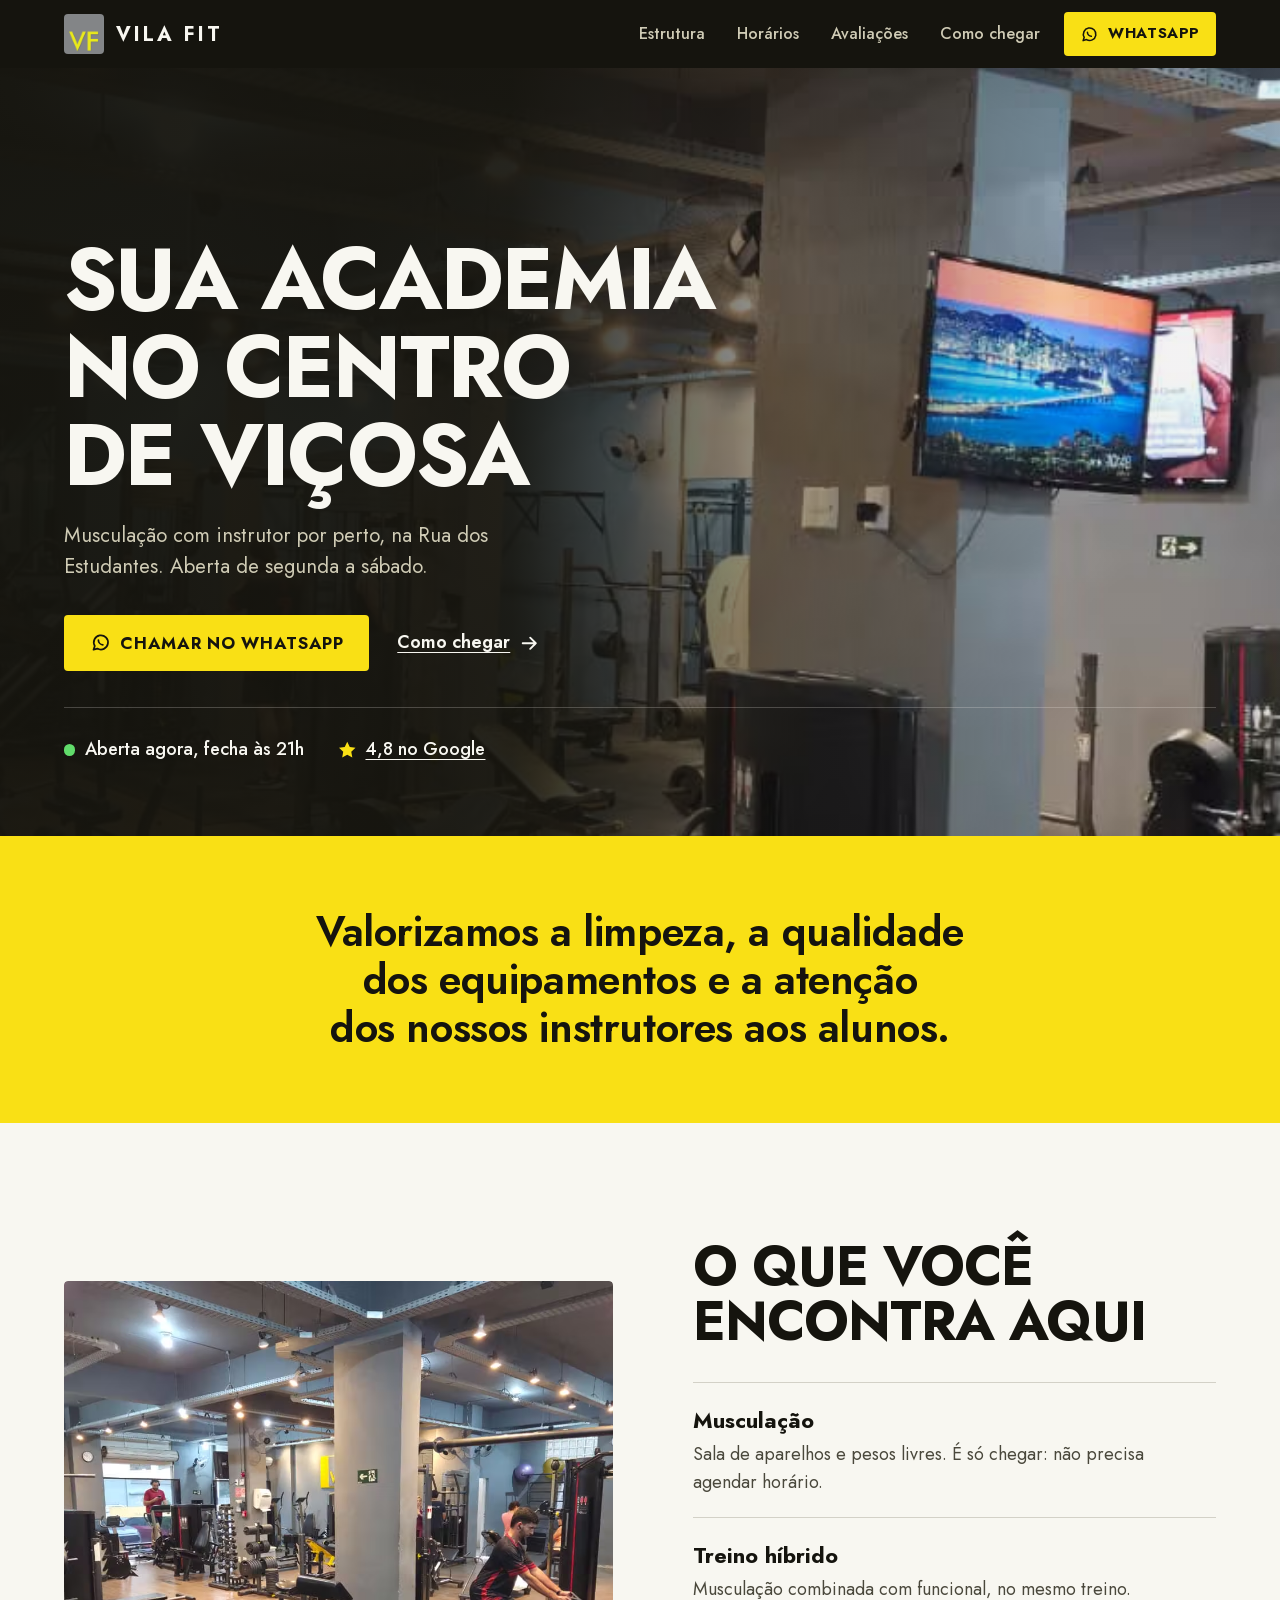
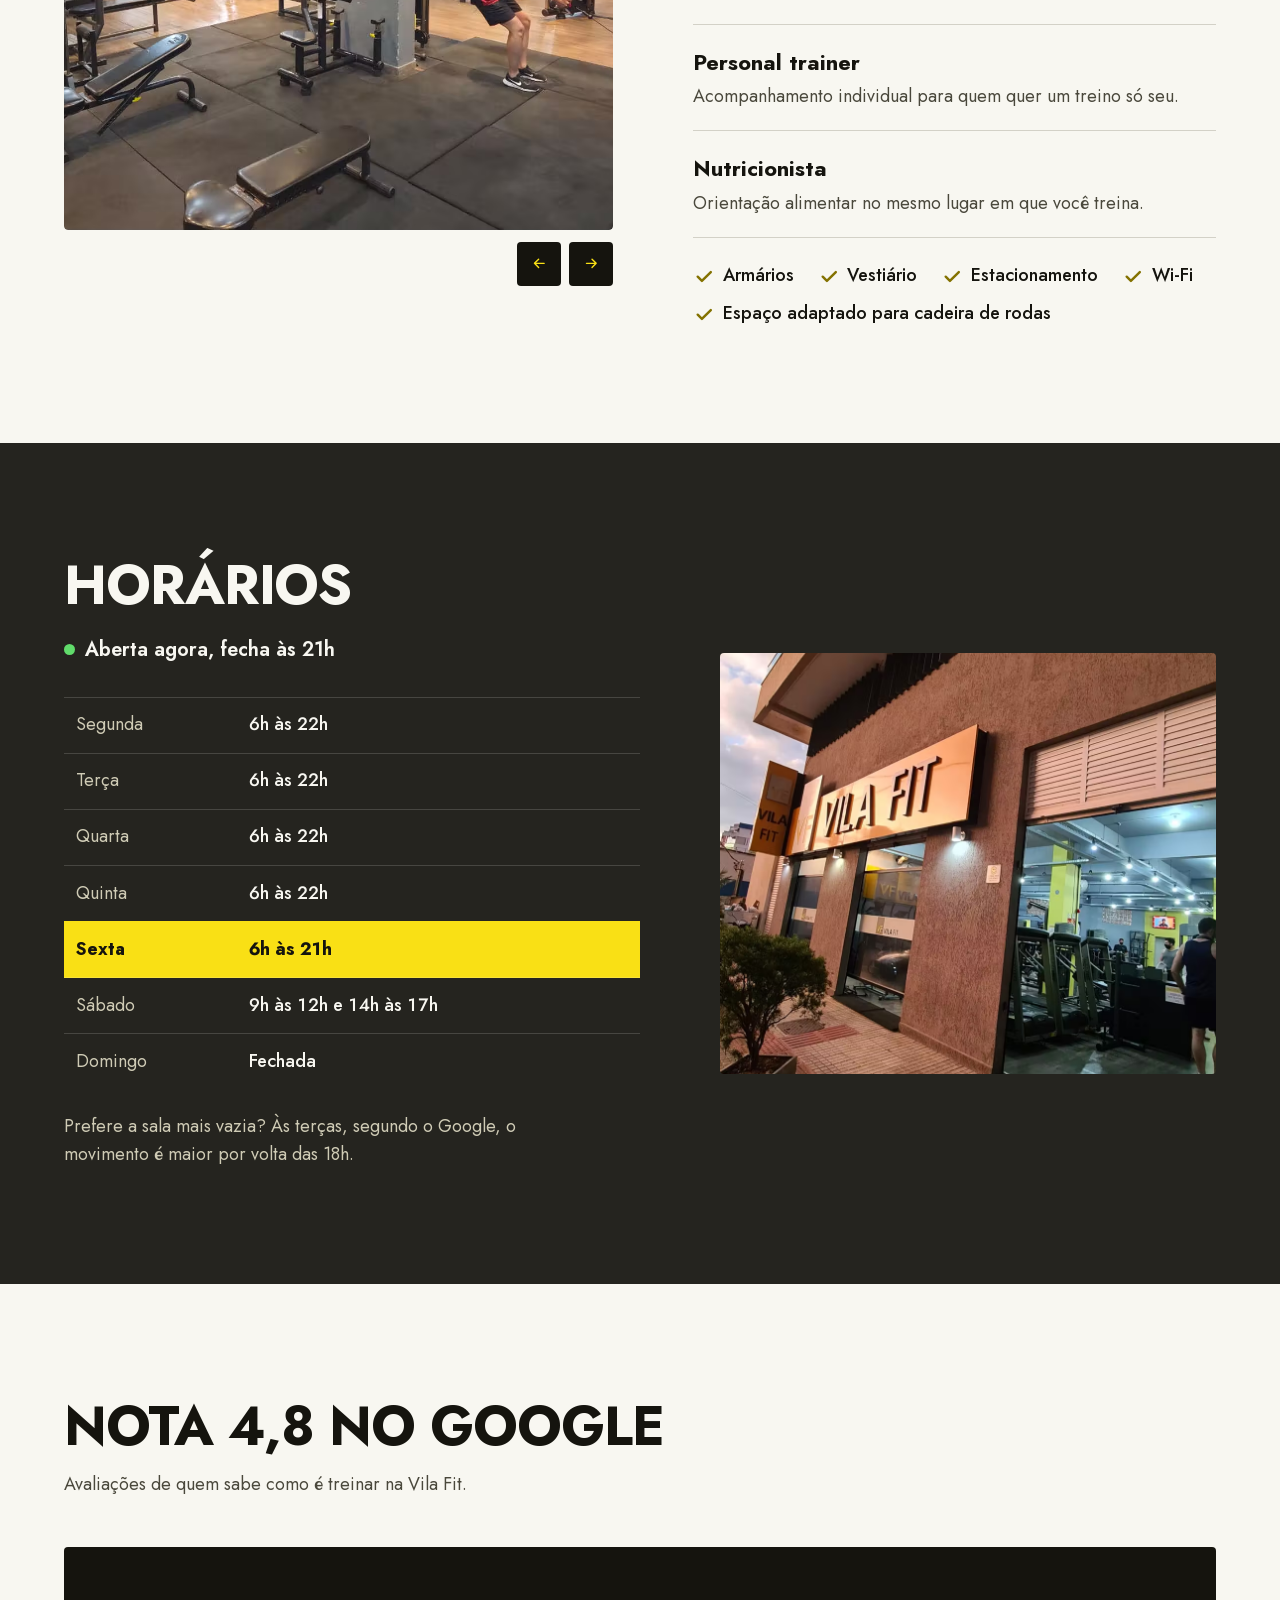
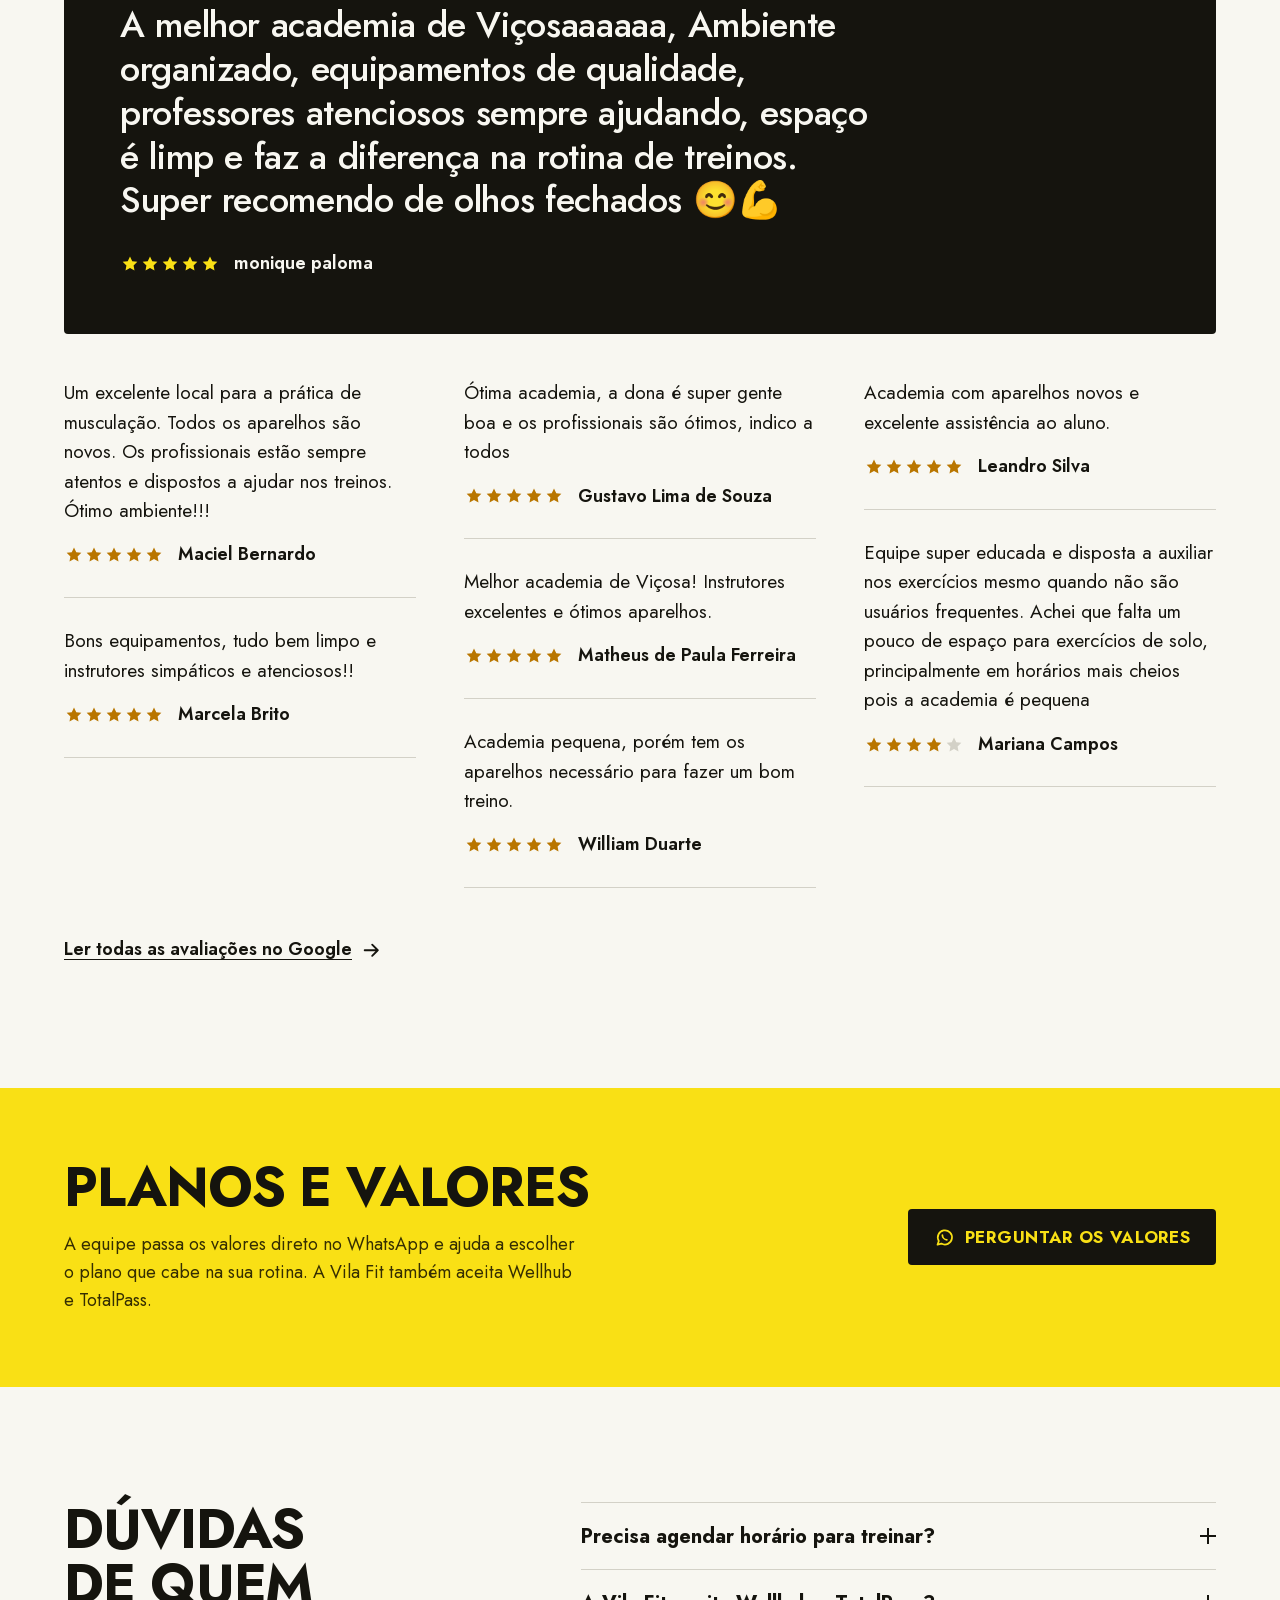
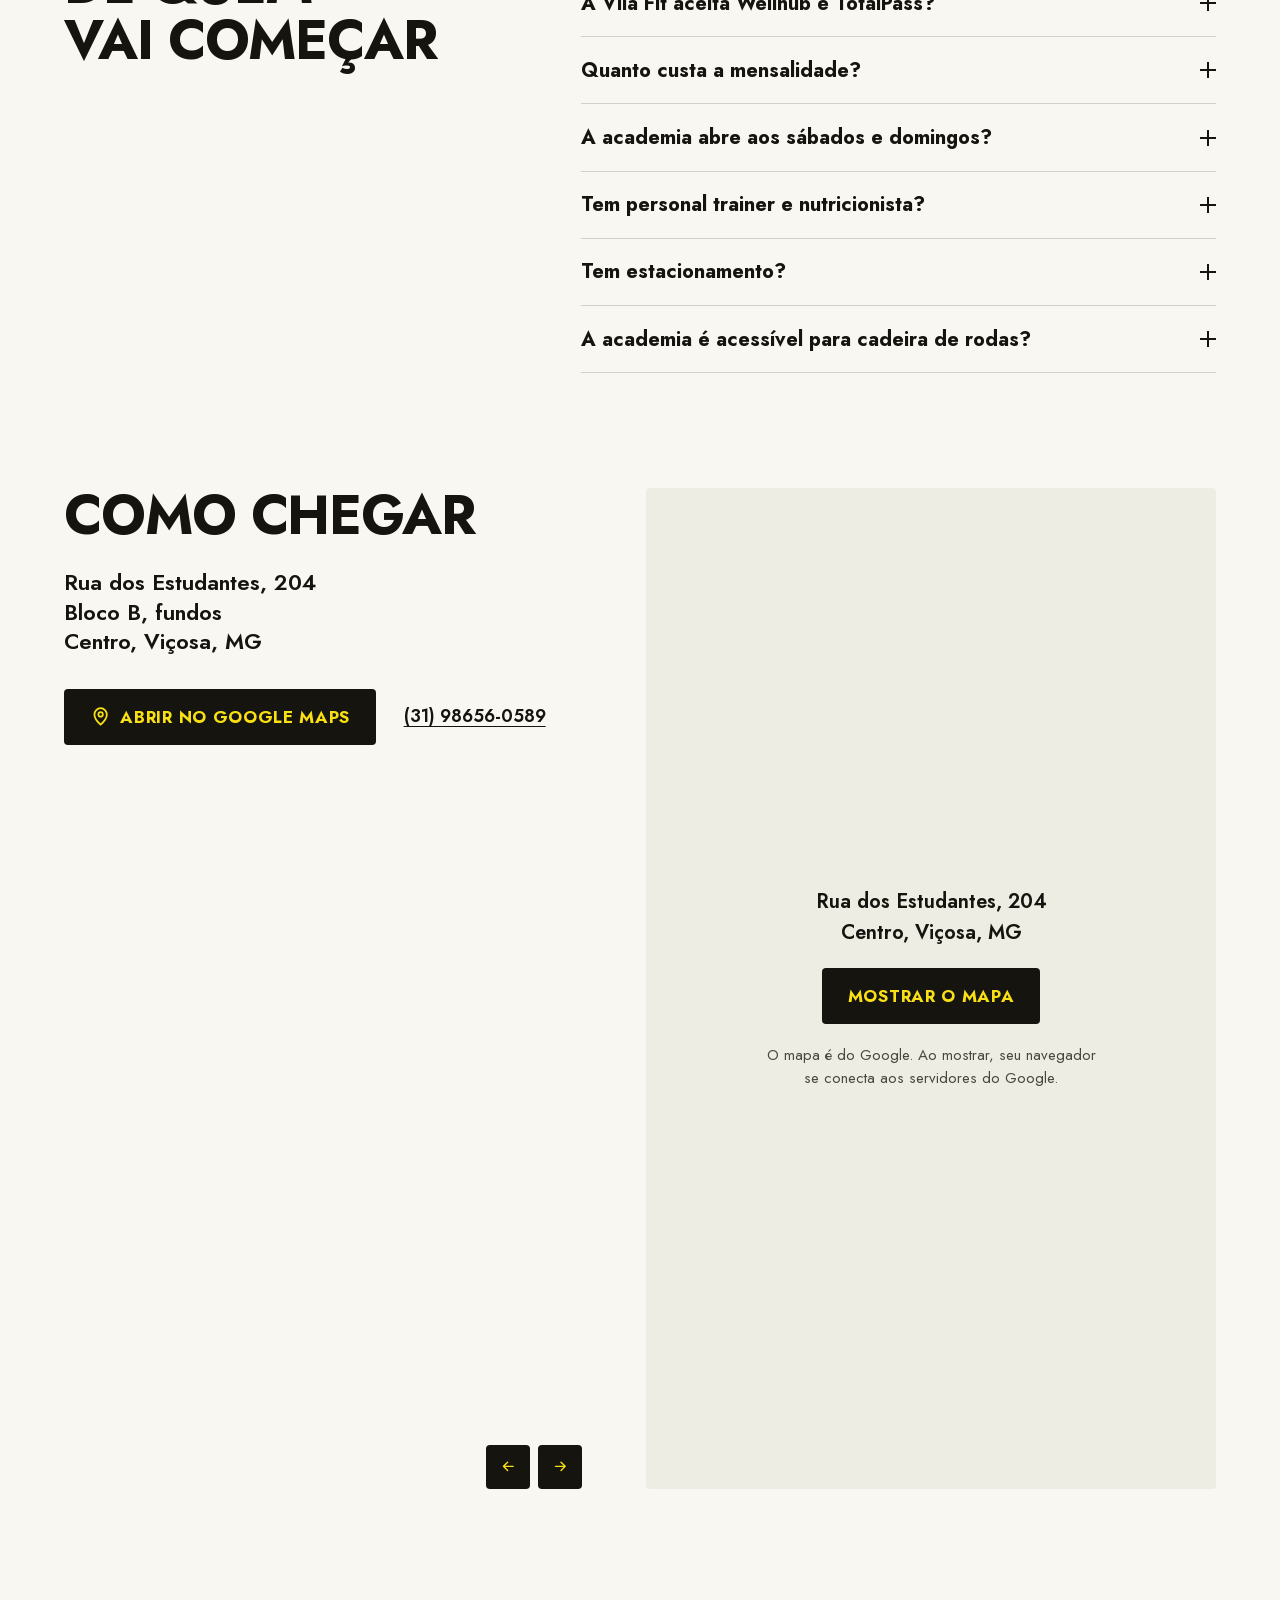
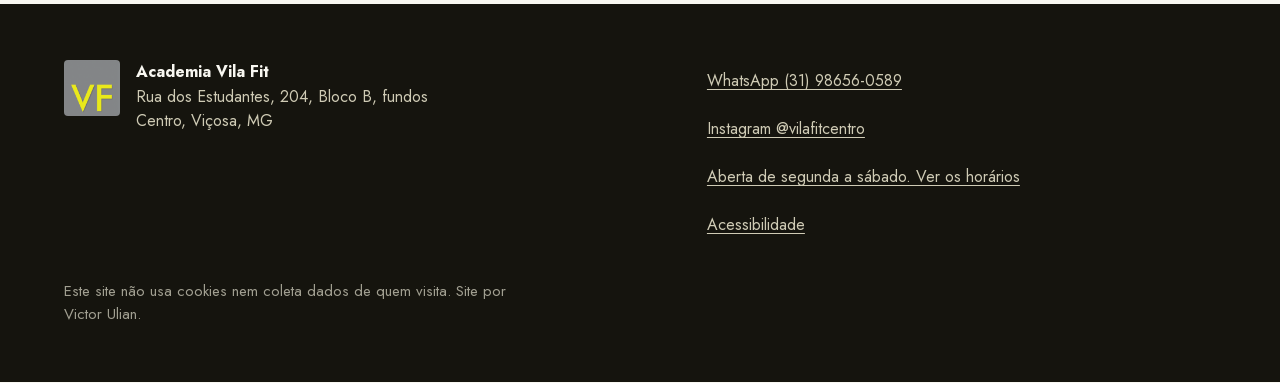
<file: index.html>
<!doctype html>
<html lang="pt-BR">
<head>
  <meta charset="utf-8">
  <meta name="viewport" content="width=device-width, initial-scale=1">
  <meta http-equiv="Content-Security-Policy" content="default-src 'none'; script-src 'self'; style-src 'self'; img-src 'self'; font-src 'self'; frame-src https://www.google.com; base-uri 'none'; form-action 'none'">
  <meta name="referrer" content="strict-origin-when-cross-origin">
  <title>Academia Vila Fit | Musculação no Centro de Viçosa, MG</title>
  <meta name="description" content="Academia de musculação no Centro de Viçosa, MG. Rua dos Estudantes, 204. Personal trainer, nutricionista, Wellhub e TotalPass. Aberta de segunda a sábado.">
  <link rel="canonical" href="https://academiavilafit.github.io/">
  <meta property="og:type" content="website">
  <meta property="og:locale" content="pt_BR">
  <meta property="og:title" content="Academia Vila Fit | Musculação no Centro de Viçosa, MG">
  <meta property="og:description" content="Academia de musculação na Rua dos Estudantes, 204. Aberta de segunda a sábado.">
  <meta property="og:url" content="https://academiavilafit.github.io/">
  <meta property="og:image" content="https://academiavilafit.github.io/assets/img/compartilhar.jpg">
  <meta property="og:image:width" content="1200">
  <meta property="og:image:height" content="630">
  <meta property="og:image:alt" content="Fachada da Academia Vila Fit ao entardecer, com a placa acesa">
  <!-- Dados do negócio para o Google (horário, endereço, telefone). É só informação, não é código que roda. -->
  <script type="application/ld+json">{"@context": "https://schema.org", "@type": "ExerciseGym", "name": "Academia Vila Fit", "description": "Academia de musculação no Centro de Viçosa, MG, com personal trainer e nutricionista.", "url": "https://academiavilafit.github.io/", "image": "https://academiavilafit.github.io/assets/img/compartilhar.jpg", "telephone": "+55 31 98656-0589", "address": {"@type": "PostalAddress", "streetAddress": "Rua dos Estudantes, 204, Bloco B, fundos", "addressLocality": "Viçosa", "addressRegion": "MG", "postalCode": "36570-081", "addressCountry": "BR"}, "geo": {"@type": "GeoCoordinates", "latitude": -20.7549598, "longitude": -42.8766271}, "openingHoursSpecification": [{"@type": "OpeningHoursSpecification", "dayOfWeek": ["Monday", "Tuesday", "Wednesday", "Thursday"], "opens": "06:00", "closes": "22:00"}, {"@type": "OpeningHoursSpecification", "dayOfWeek": "Friday", "opens": "06:00", "closes": "21:00"}, {"@type": "OpeningHoursSpecification", "dayOfWeek": "Saturday", "opens": "09:00", "closes": "12:00"}, {"@type": "OpeningHoursSpecification", "dayOfWeek": "Saturday", "opens": "14:00", "closes": "17:00"}], "sameAs": ["https://www.instagram.com/vilafitcentro/"]}</script>
  <meta name="theme-color" content="#2b2b28">
  <link rel="icon" href="assets/img/logo-vf.png">
  <link rel="preload" href="assets/fonts/jost-latin.woff2" as="font" type="font/woff2" crossorigin>
  <link rel="stylesheet" href="styles.css">
  <link rel="stylesheet" href="mascote.css">
</head>
<body>
  <a class="skip" href="#conteudo">Pular para o conteúdo</a>

  <header class="topo">
    <a class="marca" href="#inicio" aria-label="Academia Vila Fit, início">
      <img src="assets/img/logo-vf.png" alt="" width="40" height="40">
      <span>Vila Fit</span>
    </a>
    <nav class="menu" aria-label="Seções">
      <a href="#estrutura">Estrutura</a>
      <a href="#horarios">Horários</a>
      <a href="#avaliacoes">Avaliações</a>
      <a href="#local">Como chegar</a>
    </nav>
    <a class="botao botao-pequeno" href="https://wa.me/5531986560589?text=Ol%C3%A1!%20Vi%20o%20site%20da%20Vila%20Fit%20e%20quero%20saber%20mais." target="_blank" rel="noopener">
      <svg class="icone" viewBox="0 0 24 24" aria-hidden="true"><path d="M4 20l1.4-4.2A8 8 0 1 1 8.3 18.7L4 20z"/><path d="M9.5 9.2c0 2.6 2.3 5 5 5.3"/></svg>
      WhatsApp
    </a>
  </header>

  <main id="conteudo">
    <section class="capa" id="inicio">
      <picture class="capa-foto">
        <source media="(min-width: 760px)" srcset="assets/img/hero-desktop.avif" type="image/avif">
        <source media="(min-width: 760px)" srcset="assets/img/hero-desktop.jpg">
        <source srcset="assets/img/hero-mobile.avif" type="image/avif">
        <img src="assets/img/hero-mobile.jpg" alt="Salão da Vila Fit: aparelhos de musculação, bancos e pesos livres" width="640" height="1280" fetchpriority="high">
      </picture>
      <div class="capa-texto">
        <h1>Sua academia no Centro de Viçosa</h1>
        <p class="capa-frase">Musculação com instrutor por perto, na Rua dos Estudantes. Aberta de segunda a sábado.</p>
        <div class="capa-acoes">
          <a class="botao" id="cta-principal" href="https://wa.me/5531986560589?text=Ol%C3%A1!%20Vi%20o%20site%20da%20Vila%20Fit%20e%20quero%20saber%20mais." target="_blank" rel="noopener">
            <svg class="icone" viewBox="0 0 24 24" aria-hidden="true"><path d="M4 20l1.4-4.2A8 8 0 1 1 8.3 18.7L4 20z"/><path d="M9.5 9.2c0 2.6 2.3 5 5 5.3"/></svg>
            Chamar no WhatsApp
          </a>
          <a class="link-seta" href="#local">Como chegar
            <svg class="icone" viewBox="0 0 24 24" aria-hidden="true"><path d="M5 12h14M13 6l6 6-6 6"/></svg>
          </a>
        </div>
        <ul class="capa-fatos">
          <li class="estado" data-estado>
            <span class="estado-ponto" aria-hidden="true"></span>
            <span data-estado-texto>Aberta de segunda a sábado</span>
          </li>
          <li>
            <a href="#avaliacoes" class="nota-link">
              <svg class="icone estrela" viewBox="0 0 24 24" aria-hidden="true"><path d="M12 3l2.7 5.6 6.1.8-4.5 4.3 1.1 6.1L12 16.9 6.6 19.8l1.1-6.1L3.2 9.4l6.1-.8z"/></svg>
              4,8 no Google
            </a>
          </li>
        </ul>
      </div>
    </section>

    <section class="faixa">
      <p>Valorizamos a limpeza, a qualidade dos equipamentos e a atenção dos nossos instrutores aos alunos.</p>
    </section>

    <section class="bloco estrutura" id="estrutura">
      <div class="rolo rolo-salao" data-rolo>
          <div class="rolo-trilho" role="group" aria-label="Fotos do salão da Vila Fit" tabindex="0" data-rolo-trilho>
            <picture><source srcset="assets/img/salao-treino.avif" type="image/avif"><img src="assets/img/salao-treino.jpg" alt="Salão de musculação da Vila Fit: bancos, halteres e um aluno treinando no cabo" width="1280" height="960" loading="lazy"></picture>
            <picture><source srcset="assets/img/salao-pesos.avif" type="image/avif"><img src="assets/img/salao-pesos.jpg" alt="Área de pesos livres da Vila Fit, com bancos, anilhas e piso emborrachado" width="960" height="1280" loading="lazy"></picture>
            <picture><source srcset="assets/img/salao-bikes.avif" type="image/avif"><img src="assets/img/salao-bikes.jpg" alt="Aparelhos de musculação e bicicletas da Vila Fit, com a parede amarela ao fundo" width="1280" height="960" loading="lazy"></picture>
          </div>
          <div class="rolo-setas">
            <button class="rolo-seta" type="button" data-rolo-seta="-1" aria-label="Foto anterior" hidden><svg class="icone" viewBox="0 0 24 24" aria-hidden="true"><path d="M5 12h14M13 6l6 6-6 6"/></svg></button>
            <button class="rolo-seta" type="button" data-rolo-seta="1" aria-label="Próxima foto" hidden><svg class="icone" viewBox="0 0 24 24" aria-hidden="true"><path d="M5 12h14M13 6l6 6-6 6"/></svg></button>
          </div>
        </div>
      <div class="estrutura-texto">
        <h2>O que você encontra aqui</h2>
        <dl class="servicos">
          <div>
            <dt>Musculação</dt>
            <dd>Sala de aparelhos e pesos livres. É só chegar: não precisa agendar horário.</dd>
          </div>
          <div>
            <dt>Treino híbrido</dt>
            <dd>Musculação combinada com funcional, no mesmo treino.</dd>
          </div>
          <div>
            <dt>Personal trainer</dt>
            <dd>Acompanhamento individual para quem quer um treino só seu.</dd>
          </div>
          <div>
            <dt>Nutricionista</dt>
            <dd>Orientação alimentar no mesmo lugar em que você treina.</dd>
          </div>
        </dl>
        <ul class="comodidades" aria-label="Comodidades">
          <li><svg class="icone" viewBox="0 0 24 24" aria-hidden="true"><path d="M5 12.5l4.5 4.5L19 7.5"/></svg>Armários</li>
          <li><svg class="icone" viewBox="0 0 24 24" aria-hidden="true"><path d="M5 12.5l4.5 4.5L19 7.5"/></svg>Vestiário</li>
          <li><svg class="icone" viewBox="0 0 24 24" aria-hidden="true"><path d="M5 12.5l4.5 4.5L19 7.5"/></svg>Estacionamento</li>
          <li><svg class="icone" viewBox="0 0 24 24" aria-hidden="true"><path d="M5 12.5l4.5 4.5L19 7.5"/></svg>Wi-Fi</li>
          <li><svg class="icone" viewBox="0 0 24 24" aria-hidden="true"><path d="M5 12.5l4.5 4.5L19 7.5"/></svg>Espaço adaptado para cadeira de rodas</li>
        </ul>
      </div>
    </section>

    <section class="bloco horarios" id="horarios">
      <div class="horarios-texto">
        <h2>Horários</h2>
        <p class="estado estado-grande" data-estado>
          <span class="estado-ponto" aria-hidden="true"></span>
          <span data-estado-texto>Confira o horário de hoje na tabela</span>
        </p>
        <table class="tabela-horarios">
          <caption class="so-leitor">Horário de funcionamento</caption>
          <tbody>
            <tr data-dia="1"><th scope="row">Segunda</th><td>6h às 22h</td></tr>
            <tr data-dia="2"><th scope="row">Terça</th><td>6h às 22h</td></tr>
            <tr data-dia="3"><th scope="row">Quarta</th><td>6h às 22h</td></tr>
            <tr data-dia="4"><th scope="row">Quinta</th><td>6h às 22h</td></tr>
            <tr data-dia="5"><th scope="row">Sexta</th><td>6h às 21h</td></tr>
            <tr data-dia="6"><th scope="row">Sábado</th><td>9h às 12h e 14h às 17h</td></tr>
            <tr data-dia="0"><th scope="row">Domingo</th><td>Fechada</td></tr>
          </tbody>
        </table>
        <p class="dica">Prefere a sala mais vazia? Às terças, segundo o Google, o movimento é maior por volta das 18h.</p>
      </div>
      <picture><source srcset="assets/img/fachada-entardecer.avif" type="image/avif"><img class="horarios-foto" src="assets/img/fachada-entardecer.jpg" alt="Entrada da Vila Fit ao entardecer, com a placa acesa e as esteiras à vista pela porta aberta" width="1200" height="1200" loading="lazy"></picture>
    </section>

    <section class="bloco avaliacoes" id="avaliacoes">
      <div class="avaliacoes-topo">
        <h2>Nota 4,8 no Google</h2>
        <p>Avaliações de quem sabe como é treinar na Vila Fit.</p>
      </div>
      <figure class="destaque">
        <blockquote>A melhor academia de Viçosaaaaaa, Ambiente organizado, equipamentos de qualidade, professores atenciosos sempre ajudando, espaço é limp e faz a diferença na rotina de treinos. Super recomendo de olhos fechados 😊💪</blockquote>
        <figcaption>
          <span class="estrelas" role="img" aria-label="5 de 5 estrelas"><svg viewBox="0 0 120 24" aria-hidden="true"><use href="#cinco-estrelas"/></svg></span>
          monique paloma
        </figcaption>
      </figure>
      <div class="depoimentos">
        <figure>
          <blockquote>Um excelente local para a prática de musculação. Todos os aparelhos são novos. Os profissionais estão sempre atentos e dispostos a ajudar nos treinos. Ótimo ambiente!!!</blockquote>
          <figcaption><span class="estrelas" role="img" aria-label="5 de 5 estrelas"><svg viewBox="0 0 120 24" aria-hidden="true"><use href="#cinco-estrelas"/></svg></span>Maciel Bernardo</figcaption>
        </figure>
        <figure>
          <blockquote>Bons equipamentos, tudo bem limpo e instrutores simpáticos e atenciosos!!</blockquote>
          <figcaption><span class="estrelas" role="img" aria-label="5 de 5 estrelas"><svg viewBox="0 0 120 24" aria-hidden="true"><use href="#cinco-estrelas"/></svg></span>Marcela Brito</figcaption>
        </figure>
        <figure>
          <blockquote>Ótima academia, a dona é super gente boa e os profissionais são ótimos, indico a todos</blockquote>
          <figcaption><span class="estrelas" role="img" aria-label="5 de 5 estrelas"><svg viewBox="0 0 120 24" aria-hidden="true"><use href="#cinco-estrelas"/></svg></span>Gustavo Lima de Souza</figcaption>
        </figure>
        <figure>
          <blockquote>Melhor academia de Viçosa! Instrutores excelentes e ótimos aparelhos.</blockquote>
          <figcaption><span class="estrelas" role="img" aria-label="5 de 5 estrelas"><svg viewBox="0 0 120 24" aria-hidden="true"><use href="#cinco-estrelas"/></svg></span>Matheus de Paula Ferreira</figcaption>
        </figure>
        <figure>
          <blockquote>Academia pequena, porém tem os aparelhos necessário para fazer um bom treino.</blockquote>
          <figcaption><span class="estrelas" role="img" aria-label="5 de 5 estrelas"><svg viewBox="0 0 120 24" aria-hidden="true"><use href="#cinco-estrelas"/></svg></span>William Duarte</figcaption>
        </figure>
        <figure>
          <blockquote>Academia com aparelhos novos e excelente assistência ao aluno.</blockquote>
          <figcaption><span class="estrelas" role="img" aria-label="5 de 5 estrelas"><svg viewBox="0 0 120 24" aria-hidden="true"><use href="#cinco-estrelas"/></svg></span>Leandro Silva</figcaption>
        </figure>
        <figure>
          <blockquote>Equipe super educada e disposta a auxiliar nos exercícios mesmo quando não são usuários frequentes. Achei que falta um pouco de espaço para exercícios de solo, principalmente em horários mais cheios pois a academia é pequena</blockquote>
          <figcaption><span class="estrelas" role="img" aria-label="4 de 5 estrelas"><svg viewBox="0 0 120 24" aria-hidden="true"><use href="#quatro-estrelas"/></svg></span>Mariana Campos</figcaption>
        </figure>
      </div>
      <a class="link-seta" href="https://share.google/5kVfroG4GjhWQ61yc" target="_blank" rel="noopener">Ler todas as avaliações no Google
        <svg class="icone" viewBox="0 0 24 24" aria-hidden="true"><path d="M5 12h14M13 6l6 6-6 6"/></svg>
      </a>
    </section>

    <section class="faixa faixa-planos" id="planos">
      <div>
        <h2>Planos e valores</h2>
        <p>A equipe passa os valores direto no WhatsApp e ajuda a escolher o plano que cabe na sua rotina. A Vila Fit também aceita Wellhub e TotalPass.</p>
      </div>
      <a class="botao botao-escuro" href="https://wa.me/5531986560589?text=Ol%C3%A1!%20Vi%20o%20site%20da%20Vila%20Fit%20e%20quero%20saber%20os%20valores%20dos%20planos." target="_blank" rel="noopener">
        <svg class="icone" viewBox="0 0 24 24" aria-hidden="true"><path d="M4 20l1.4-4.2A8 8 0 1 1 8.3 18.7L4 20z"/><path d="M9.5 9.2c0 2.6 2.3 5 5 5.3"/></svg>
        Perguntar os valores
      </a>
    </section>

    <section class="bloco duvidas" id="duvidas">
      <h2>Dúvidas de quem vai começar</h2>
      <div class="duvidas-lista">
          <details>
            <summary>Precisa agendar horário para treinar?</summary>
            <p>Não. É só chegar dentro do horário de funcionamento e treinar.</p>
          </details>
          <details>
            <summary>A Vila Fit aceita Wellhub e TotalPass?</summary>
            <p>Sim, os dois. No Wellhub, a academia está disponível a partir do plano Basic+.</p>
          </details>
          <details>
            <summary>Quanto custa a mensalidade?</summary>
            <p>É só chamar a equipe no <a href="https://wa.me/5531986560589?text=Ol%C3%A1!%20Vi%20o%20site%20da%20Vila%20Fit%20e%20quero%20saber%20os%20valores%20dos%20planos." target="_blank" rel="noopener">WhatsApp</a>. Eles passam os valores e ajudam a escolher o plano que cabe na sua rotina.</p>
          </details>
          <details>
            <summary>A academia abre aos sábados e domingos?</summary>
            <p>Aos sábados, das 9h às 12h e das 14h às 17h. Aos domingos a academia fica fechada.</p>
          </details>
          <details>
            <summary>Tem personal trainer e nutricionista?</summary>
            <p>Sim. Há personal trainer para quem quer acompanhamento individual e nutricionista no mesmo lugar em que você treina.</p>
          </details>
          <details>
            <summary>Tem estacionamento?</summary>
            <p>Sim. A academia também tem armários, vestiário e Wi-Fi.</p>
          </details>
          <details>
            <summary>A academia é acessível para cadeira de rodas?</summary>
            <p>Sim, o espaço é adaptado para cadeira de rodas.</p>
          </details>
      </div>
    </section>

    <section class="bloco local" id="local">
      <div class="local-texto">
        <h2>Como chegar</h2>
        <address>
          Rua dos Estudantes, 204<br>
          Bloco B, fundos<br>
          Centro, Viçosa, MG
        </address>
        <div class="local-acoes">
          <a class="botao botao-escuro" href="https://www.google.com/maps/search/?api=1&amp;query=Academia+Vila+Fit+Centro+Vi%C3%A7osa+MG" target="_blank" rel="noopener">
            <svg class="icone" viewBox="0 0 24 24" aria-hidden="true"><path d="M12 21s7-6.1 7-11.5A7 7 0 0 0 5 9.500C5 14.900 12 21 12 21z"/><circle cx="12" cy="9.500" r="2.500"/></svg>
            Abrir no Google Maps
          </a>
          <a class="link-seta" href="tel:+5531986560589">(31) 98656-0589</a>
        </div>
        <div class="rolo rolo-fachada local-fachada" data-rolo>
          <div class="rolo-trilho" role="group" aria-label="Fotos da fachada da Vila Fit" tabindex="0" data-rolo-trilho>
            <picture><source srcset="assets/img/fachada-frente.avif" type="image/avif"><img src="assets/img/fachada-frente.jpg" alt="Fachada da Vila Fit: placa amarela com letras pretas sobre as duas portas de vidro" width="900" height="1600" loading="lazy"></picture>
            <picture><source srcset="assets/img/fachada-lateral.avif" type="image/avif"><img src="assets/img/fachada-lateral.jpg" alt="Fachada da Vila Fit vista da calçada, com a placa vertical amarela na esquina do prédio" width="900" height="1600" loading="lazy"></picture>
            <picture><source srcset="assets/img/fachada-placa.avif" type="image/avif"><img src="assets/img/fachada-placa.jpg" alt="Placa da Vila Fit vista de baixo, com o letreiro em relevo" width="900" height="1600" loading="lazy"></picture>
          </div>
          <div class="rolo-setas">
            <button class="rolo-seta" type="button" data-rolo-seta="-1" aria-label="Foto anterior" hidden><svg class="icone" viewBox="0 0 24 24" aria-hidden="true"><path d="M5 12h14M13 6l6 6-6 6"/></svg></button>
            <button class="rolo-seta" type="button" data-rolo-seta="1" aria-label="Próxima foto" hidden><svg class="icone" viewBox="0 0 24 24" aria-hidden="true"><path d="M5 12h14M13 6l6 6-6 6"/></svg></button>
          </div>
        </div>
      </div>
      <div class="mapa" data-mapa>
        <div class="mapa-aviso">
          <p class="mapa-endereco">Rua dos Estudantes, 204<br>Centro, Viçosa, MG</p>
          <button class="botao botao-escuro" type="button" data-mapa-botao>Mostrar o mapa</button>
          <p class="mapa-nota">O mapa é do Google. Ao mostrar, seu navegador se conecta aos servidores do Google.</p>
        </div>
      </div>
    </section>
  </main>

  <footer class="rodape">
    <div class="rodape-marca">
      <img src="assets/img/logo-vf.png" alt="" width="56" height="56">
      <p>Academia Vila Fit<br>Rua dos Estudantes, 204, Bloco B, fundos<br>Centro, Viçosa, MG</p>
    </div>
    <ul class="rodape-links">
      <li><a href="https://wa.me/5531986560589" target="_blank" rel="noopener">WhatsApp (31) 98656-0589</a></li>
      <li><a href="https://www.instagram.com/vilafitcentro/" target="_blank" rel="noopener">Instagram @vilafitcentro</a></li>
      <li><a href="#horarios">Aberta de segunda a sábado. Ver os horários</a></li>
      <li><a href="acessibilidade.html">Acessibilidade</a></li>
    </ul>
    <p class="rodape-nota">Este site não usa cookies nem coleta dados de quem visita. Site por Victor Ulian.</p>
  </footer>

  <a class="barra-whats" href="https://wa.me/5531986560589?text=Ol%C3%A1!%20Vi%20o%20site%20da%20Vila%20Fit%20e%20quero%20saber%20mais." target="_blank" rel="noopener" data-barra>
    <svg class="icone" viewBox="0 0 24 24" aria-hidden="true"><path d="M4 20l1.4-4.2A8 8 0 1 1 8.3 18.7L4 20z"/><path d="M9.5 9.2c0 2.6 2.3 5 5 5.3"/></svg>
    Chamar no WhatsApp
  </a>

  <svg width="0" height="0" class="so-leitor" aria-hidden="true">
    <defs>
      <path id="uma-estrela" d="M12 3l2.7 5.6 6.1.8-4.5 4.3 1.1 6.1L12 16.9 6.6 19.8l1.1-6.1L3.2 9.4l6.1-.8z"/>
      <g id="quatro-estrelas">
        <use href="#uma-estrela"/><use href="#uma-estrela" x="24"/><use href="#uma-estrela" x="48"/><use href="#uma-estrela" x="72"/><use href="#uma-estrela" x="96" class="estrela-vazia"/>
      </g>
      <g id="cinco-estrelas">
        <use href="#uma-estrela"/><use href="#uma-estrela" x="24"/><use href="#uma-estrela" x="48"/><use href="#uma-estrela" x="72"/><use href="#uma-estrela" x="96"/>
      </g>
    </defs>
  </svg>

  <script src="script.js"></script>
  <script src="mascote.js" defer></script>
</body>
</html>
</file>
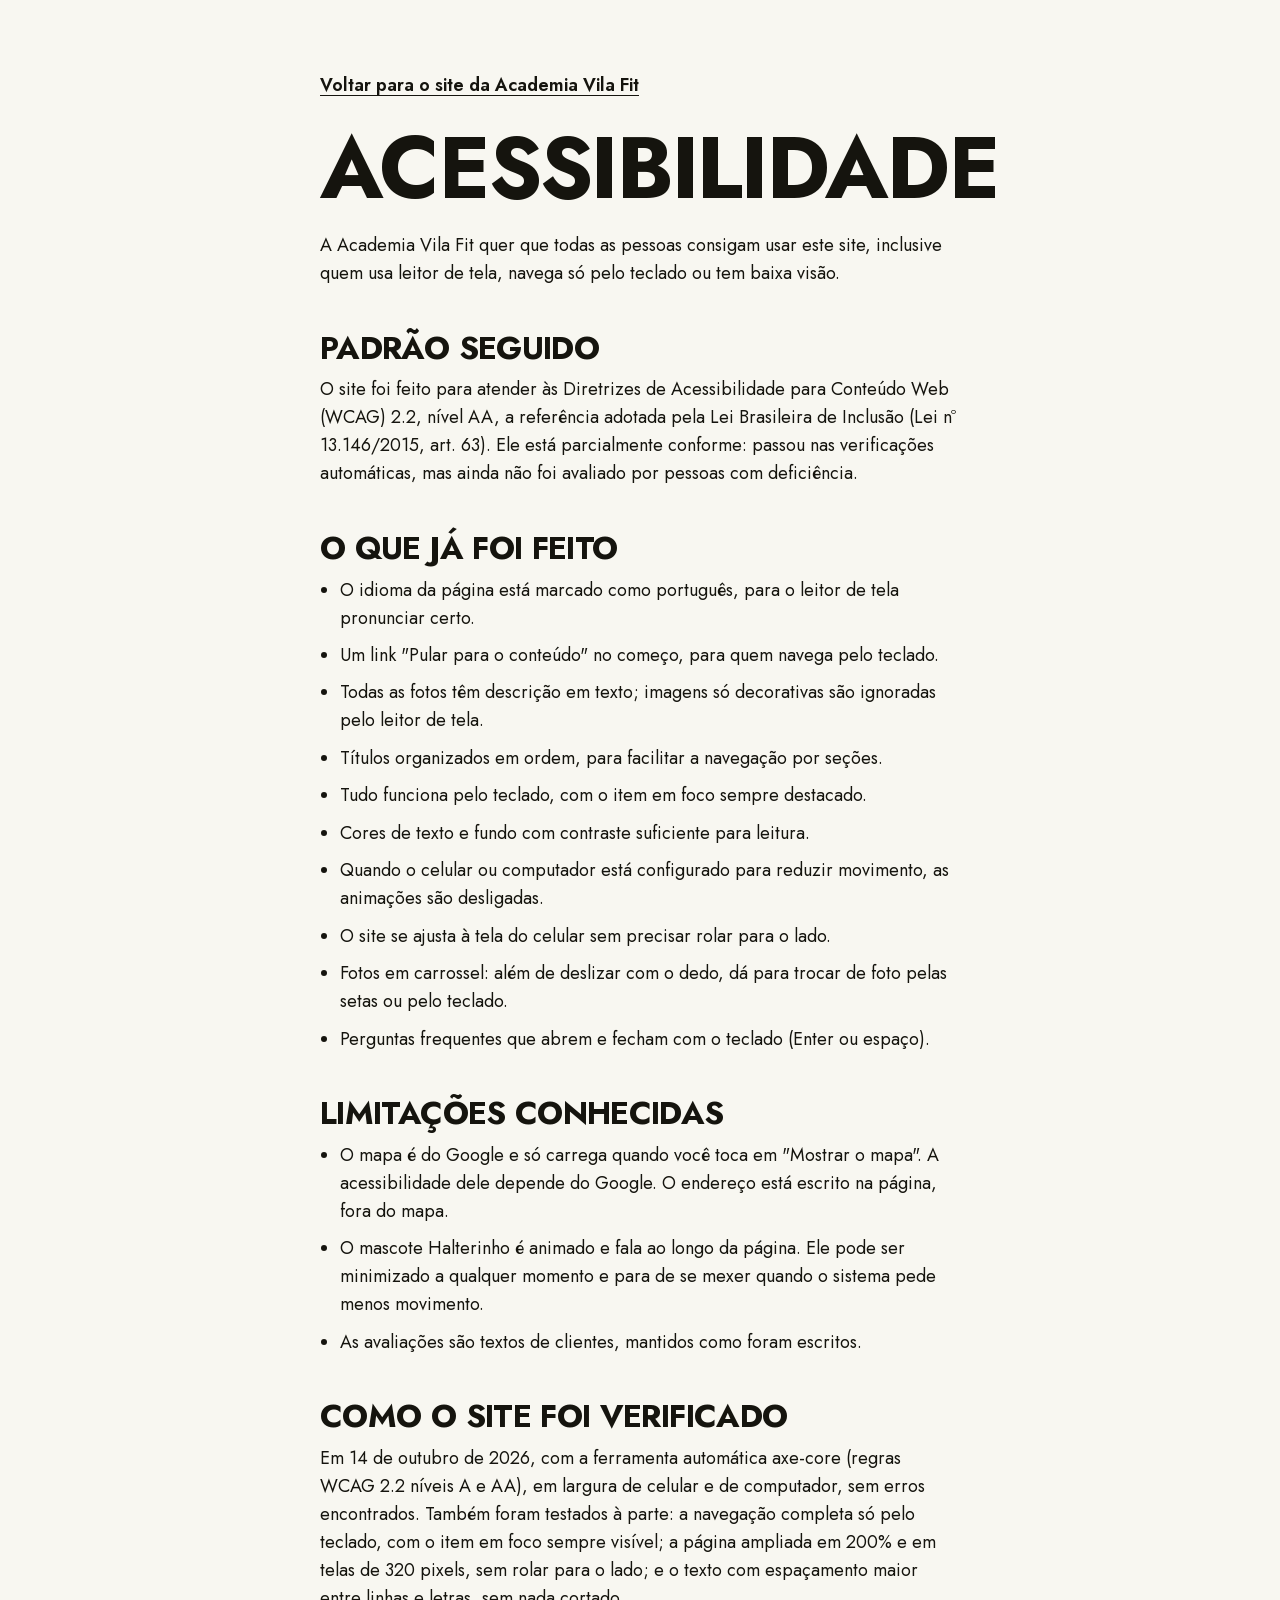
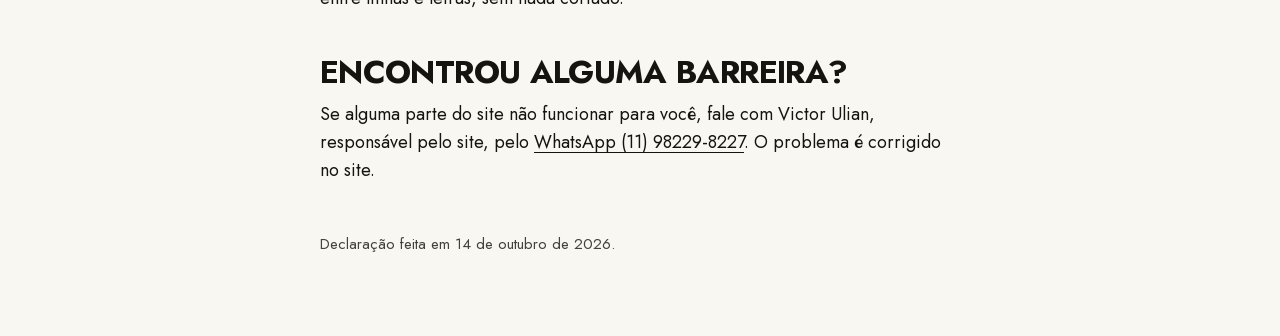
<file: acessibilidade.html>
<!doctype html>
<html lang="pt-BR">
<head>
  <meta charset="utf-8">
  <meta name="viewport" content="width=device-width, initial-scale=1">
  <meta http-equiv="Content-Security-Policy" content="default-src 'none'; script-src 'self'; style-src 'self'; img-src 'self'; font-src 'self'; base-uri 'none'; form-action 'none'">
  <meta name="referrer" content="strict-origin-when-cross-origin">
  <title>Acessibilidade | Academia Vila Fit</title>
  <meta name="description" content="Declaração de acessibilidade do site da Academia Vila Fit: o que foi feito, limitações conhecidas e como pedir ajuda.">
  <link rel="preload" href="assets/fonts/jost-latin.woff2" as="font" type="font/woff2" crossorigin>
  <link rel="stylesheet" href="styles.css">
</head>
<body>
  <a class="skip" href="#conteudo">Pular para o conteúdo</a>
  <main id="conteudo" class="declaracao">
    <p><a class="declaracao-voltar" href="./">Voltar para o site da Academia Vila Fit</a></p>
    <h1>Acessibilidade</h1>
    <p>A Academia Vila Fit quer que todas as pessoas consigam usar este site, inclusive quem usa leitor de tela, navega só pelo teclado ou tem baixa visão.</p>

    <h2>Padrão seguido</h2>
    <p>O site foi feito para atender às Diretrizes de Acessibilidade para Conteúdo Web (WCAG) 2.2, nível AA, a referência adotada pela Lei Brasileira de Inclusão (Lei nº 13.146/2015, art. 63). Ele está parcialmente conforme: passou nas verificações automáticas, mas ainda não foi avaliado por pessoas com deficiência.</p>

    <h2>O que já foi feito</h2>
    <ul>
        <li>O idioma da página está marcado como português, para o leitor de tela pronunciar certo.</li>
        <li>Um link "Pular para o conteúdo" no começo, para quem navega pelo teclado.</li>
        <li>Todas as fotos têm descrição em texto; imagens só decorativas são ignoradas pelo leitor de tela.</li>
        <li>Títulos organizados em ordem, para facilitar a navegação por seções.</li>
        <li>Tudo funciona pelo teclado, com o item em foco sempre destacado.</li>
        <li>Cores de texto e fundo com contraste suficiente para leitura.</li>
        <li>Quando o celular ou computador está configurado para reduzir movimento, as animações são desligadas.</li>
        <li>O site se ajusta à tela do celular sem precisar rolar para o lado.</li>
        <li>Fotos em carrossel: além de deslizar com o dedo, dá para trocar de foto pelas setas ou pelo teclado.</li>
        <li>Perguntas frequentes que abrem e fecham com o teclado (Enter ou espaço).</li>
    </ul>

    <h2>Limitações conhecidas</h2>
    <ul>
        <li>O mapa é do Google e só carrega quando você toca em "Mostrar o mapa". A acessibilidade dele depende do Google. O endereço está escrito na página, fora do mapa.</li>
        <li>O mascote Halterinho é animado e fala ao longo da página. Ele pode ser minimizado a qualquer momento e para de se mexer quando o sistema pede menos movimento.</li>
        <li>As avaliações são textos de clientes, mantidos como foram escritos.</li>
    </ul>

    <h2>Como o site foi verificado</h2>
    <p>Em 14 de outubro de 2026, com a ferramenta automática axe-core (regras WCAG 2.2 níveis A e AA), em largura de celular e de computador, sem erros encontrados. Também foram testados à parte: a navegação completa só pelo teclado, com o item em foco sempre visível; a página ampliada em 200% e em telas de 320 pixels, sem rolar para o lado; e o texto com espaçamento maior entre linhas e letras, sem nada cortado.</p>

    <h2>Encontrou alguma barreira?</h2>
    <p>Se alguma parte do site não funcionar para você, fale com Victor Ulian, responsável pelo site, pelo <a href="https://wa.me/5511982298227?text=Ol%C3%A1!%20Tive%20dificuldade%20para%20usar%20o%20site%20da%20Vila%20Fit." target="_blank" rel="noopener">WhatsApp (11) 98229-8227</a>. O problema é corrigido no site.</p>

    <p class="declaracao-data">Declaração feita em 14 de outubro de 2026.</p>
  </main>
</body>
</html>
</file>
<file: styles.css>
@font-face {
  font-family: "Jost";
  src: url("assets/fonts/jost-latin.woff2") format("woff2");
  font-weight: 300 800;
  font-style: normal;
  font-display: swap;
}

:root {
  --amarelo: oklch(0.9 0.185 101);
  --amarelo-forte: oklch(0.84 0.175 95);
  --tinta: oklch(0.19 0.012 100);
  --grafite: oklch(0.26 0.01 100);
  --grafite-claro: oklch(0.34 0.01 100);
  --cinza: oklch(0.58 0.008 100);
  --papel: oklch(0.975 0.008 100);
  --papel-fundo: oklch(0.945 0.012 100);
  --linha: oklch(0.86 0.014 100);
  --texto-suave: oklch(0.4 0.02 100);
  --claro-suave: oklch(0.84 0.03 100);
  --verde: oklch(0.8 0.19 145);
  --vermelho: oklch(0.72 0.17 30);
  --sobre-amarelo: oklch(0.3 0.06 100);
  --rodape-nota: oklch(0.7 0.02 100);

  --margem: clamp(1.25rem, 5vw, 5rem);
  --secao: clamp(4rem, 9vw, 8rem);
  --largura: 78rem;
  --suave: cubic-bezier(0.16, 1, 0.3, 1);
}

*,
*::before,
*::after { box-sizing: border-box; }

html {
  scroll-behavior: smooth;
  scroll-padding-top: 5rem;
  scrollbar-color: var(--cinza) var(--tinta);
  -webkit-text-size-adjust: 100%;
}

body {
  margin: 0;
  background: var(--papel);
  color: var(--tinta);
  font-family: "Jost", "Century Gothic", sans-serif;
  font-size: 1.125rem;
  line-height: 1.55;
  -webkit-font-smoothing: antialiased;
}

::selection { background: var(--amarelo); color: var(--tinta); }

img { display: block; max-width: 100%; height: auto; }

h1, h2 {
  margin: 0;
  font-weight: 700;
  line-height: 1.02;
  letter-spacing: -0.02em;
  text-transform: uppercase;
  text-wrap: balance;
}

h1 { font-size: clamp(2.6rem, 7.2vw, 5.4rem); }
h2 { font-size: clamp(2rem, 4.4vw, 3.4rem); }

p { margin: 0; text-wrap: pretty; }

a { color: inherit; text-underline-offset: 0.2em; text-decoration-thickness: 0.08em; }

:focus-visible {
  outline: 3px solid var(--amarelo);
  outline-offset: 3px;
  box-shadow: 0 0 0 6px var(--tinta);
}

.icone {
  width: 1.25em;
  height: 1.25em;
  flex: none;
  fill: none;
  stroke: currentColor;
  stroke-width: 2;
  stroke-linecap: round;
  stroke-linejoin: round;
}

.so-leitor {
  position: absolute;
  width: 1px;
  height: 1px;
  overflow: hidden;
  clip-path: inset(50%);
  white-space: nowrap;
}

.skip {
  position: absolute;
  left: 1rem;
  top: -4rem;
  z-index: 30;
  padding: 0.75rem 1rem;
  background: var(--amarelo);
  color: var(--tinta);
  font-weight: 600;
}
.skip:focus { top: 1rem; }

/* Botões e links de ação */

.botao {
  display: inline-flex;
  align-items: center;
  justify-content: center;
  gap: 0.6rem;
  min-height: 3.5rem;
  padding: 0.9rem 1.6rem;
  background: var(--amarelo);
  color: var(--tinta);
  font-weight: 700;
  font-size: 1.0625rem;
  letter-spacing: 0.04em;
  text-transform: uppercase;
  text-decoration: none;
  border-radius: 0.25rem;
  border: 0;
  font-family: inherit;
  cursor: pointer;
  transition: background-color 0.2s var(--suave), transform 0.16s var(--suave);
}
.botao:active { transform: scale(0.97); }
@media (hover: hover) and (pointer: fine) {
  .botao:hover { background: var(--amarelo-forte); }
  .botao.botao-escuro:hover { background: var(--grafite-claro); }
  }

.botao-pequeno { min-height: 2.75rem; padding: 0.5rem 1rem; font-size: 0.9375rem; }

.botao-escuro { background: var(--tinta); color: var(--amarelo); }
.botao-escuro:focus-visible { outline-color: var(--tinta); box-shadow: 0 0 0 6px var(--papel); }

.link-seta {
  display: inline-flex;
  align-items: center;
  gap: 0.5rem;
  min-height: 2.75rem;
  font-weight: 600;
  text-decoration: underline;
}
.link-seta .icone { transition: transform 0.25s var(--suave); }
.link-seta:hover .icone { transform: translateX(4px); }

/* Topo */

.topo {
  position: sticky;
  top: 0;
  z-index: 20;
  display: flex;
  align-items: center;
  gap: 1.5rem;
  padding: 0.75rem max(var(--margem), calc((100vw - var(--largura)) / 2));
  background: var(--tinta);
  color: var(--papel);
}

.marca {
  display: inline-flex;
  align-items: center;
  gap: 0.75rem;
  margin-right: auto;
  font-weight: 700;
  font-size: 1.25rem;
  letter-spacing: 0.14em;
  text-transform: uppercase;
  text-decoration: none;
}
.marca img { border-radius: 0.25rem; }

.menu { display: none; gap: 2rem; }
.menu a {
  padding: 0.6rem 0;
  font-size: 1rem;
  font-weight: 500;
  text-decoration: none;
  color: var(--claro-suave);
  transition: color 0.2s var(--suave);
}
.menu a:hover { color: var(--amarelo); }

/* Capa */

.capa {
  position: relative;
  display: grid;
  align-items: end;
  min-height: min(48rem, 100svh - 4rem);
  background: var(--tinta);
  color: var(--papel);
  overflow: hidden;
}

.capa-foto,
.capa-foto img {
  position: absolute;
  inset: 0;
  width: 100%;
  height: 100%;
}
.capa-foto img {
  object-fit: cover;
  object-position: 50% 20%;
  animation: assentar 1.4s var(--suave) backwards;
}
.capa-foto::after {
  content: "";
  position: absolute;
  inset: 0;
  background: linear-gradient(to top, oklch(0.19 0.012 100 / 0.96) 0%, oklch(0.19 0.012 100 / 0.86) 40%, oklch(0.19 0.012 100 / 0.3) 68%, oklch(0.19 0.012 100 / 0.05) 100%);
}

.capa-texto {
  position: relative;
  width: 100%;
  max-width: calc(var(--largura) + 2 * var(--margem));
  margin-inline: auto;
  padding: 15rem var(--margem) clamp(2rem, 5vw, 4rem);
}

.capa-texto > * { animation: subir 0.9s var(--suave) backwards; }
.capa-texto > :nth-child(2) { animation-delay: 0.08s; }
.capa-texto > :nth-child(3) { animation-delay: 0.16s; }
.capa-texto > :nth-child(4) { animation-delay: 0.24s; }

h1 { max-width: 13ch; }

.capa-frase {
  max-width: 36ch;
  margin-top: 1.25rem;
  font-size: clamp(1.125rem, 1.6vw, 1.375rem);
  color: var(--claro-suave);
}

.capa-acoes {
  display: flex;
  flex-wrap: wrap;
  align-items: center;
  gap: 0.75rem 1.75rem;
  margin-top: 2rem;
}

.capa-fatos {
  display: flex;
  flex-wrap: wrap;
  gap: 0.5rem 2rem;
  margin: 2.25rem 0 0;
  padding: 1.25rem 0 0;
  list-style: none;
  border-top: 1px solid oklch(0.975 0.008 100 / 0.22);
  font-weight: 500;
}

.estado { display: inline-flex; align-items: center; gap: 0.6rem; }
.estado-ponto {
  width: 0.7rem;
  height: 0.7rem;
  border-radius: 50%;
  background: var(--cinza);
}
.estado.aberta .estado-ponto { background: var(--verde); animation: pulsar 2.4s ease-out 3; }
.estado.fechada .estado-ponto { background: var(--vermelho); }

.nota-link { display: inline-flex; align-items: center; gap: 0.45rem; min-height: 2.75rem; }
.estrela { fill: var(--amarelo); stroke: none; }

/* Faixas amarelas */

.faixa {
  padding: clamp(2.5rem, 6vw, 4.5rem) var(--margem);
  background: var(--amarelo);
  color: var(--tinta);
}
.faixa > p {
  max-width: 32ch;
  margin-inline: auto;
  font-size: clamp(1.5rem, 3.4vw, 2.6rem);
  font-weight: 600;
  line-height: 1.15;
  letter-spacing: -0.01em;
  text-align: center;
  text-wrap: balance;
}

.faixa-planos {
  display: grid;
  gap: 2rem;
  align-items: center;
}
.faixa-planos > div { max-width: 44rem; }
.faixa-planos p { margin-top: 1rem; max-width: 52ch; color: var(--sobre-amarelo); }

/* Blocos */

.bloco {
  max-width: calc(var(--largura) + 2 * var(--margem));
  margin-inline: auto;
  padding: var(--secao) var(--margem);
}

/* Estrutura */

.estrutura { display: grid; gap: 3rem; }

/* As fotos vêm dentro de <picture> (AVIF com JPEG de reserva); o <picture> não ocupa espaço próprio. */
.rolo-trilho picture,
.horarios > picture { display: contents; }
picture > source { display: none; }

/* Rolo de fotos: desliza com o dedo, com as setas ou com o teclado. */
.rolo { min-width: 0; }
.rolo-trilho {
  display: flex;
  overflow-x: auto;
  scroll-snap-type: x mandatory;
  overscroll-behavior-x: contain;
  scrollbar-width: none;
  border-radius: 0.25rem;
}
.rolo-trilho::-webkit-scrollbar { display: none; }
.rolo-trilho img {
  flex: 0 0 100%;
  width: 100%;
  aspect-ratio: 1;
  object-fit: cover;
  border-radius: 0.25rem;
  scroll-snap-align: start;
}
.rolo-fachada img { aspect-ratio: 4 / 5; }
.rolo-setas { display: flex; justify-content: flex-end; gap: 0.5rem; margin-top: 0.75rem; }
.rolo-seta {
  display: grid;
  place-items: center;
  width: 2.75rem;
  height: 2.75rem;
  border: 0;
  border-radius: 0.25rem;
  background: var(--tinta);
  color: var(--amarelo);
  cursor: pointer;
  transition: transform 0.16s var(--suave);
}
.rolo-seta[hidden] { display: none; }
.rolo-seta:active { transform: scale(0.97); }
.rolo-seta:first-child .icone { transform: rotate(180deg); }

.servicos { display: grid; margin: 2rem 0 0; }
.servicos > div { padding: 1.25rem 0; border-top: 1px solid var(--linha); }
.servicos dt { font-size: 1.375rem; font-weight: 700; }
.servicos dd { margin: 0.25rem 0 0; max-width: 46ch; color: var(--texto-suave); }

.comodidades {
  display: flex;
  flex-wrap: wrap;
  gap: 0.6rem 1.5rem;
  margin: 0;
  padding: 1.5rem 0 0;
  list-style: none;
  border-top: 1px solid var(--linha);
  font-weight: 500;
}
.comodidades li { display: inline-flex; align-items: center; gap: 0.45rem; }
.comodidades .icone { stroke-width: 2.6; color: oklch(0.55 0.13 100); }

/* Horários */

.horarios {
  max-width: none;
  display: grid;
  gap: 3rem;
  background: var(--grafite);
  color: var(--papel);
}
.horarios-texto { width: 100%; max-width: 36rem; }

.estado-grande { margin-top: 1.25rem; font-size: 1.25rem; font-weight: 600; }

.tabela-horarios {
  width: 100%;
  margin-top: 2rem;
  border-collapse: collapse;
  font-variant-numeric: tabular-nums;
}
.tabela-horarios th,
.tabela-horarios td {
  padding: 0.85rem 0.75rem;
  border-top: 1px solid oklch(0.975 0.008 100 / 0.16);
  text-align: left;
  font-weight: 400;
}
.tabela-horarios th { width: 30%; color: var(--claro-suave); }
.tabela-horarios td { white-space: nowrap; }
/* Em telas bem estreitas o horário do sábado quebra em duas linhas em vez de empurrar a página. */
@media (max-width: 22.5rem) { .tabela-horarios td { white-space: normal; } }
.tabela-horarios td { font-weight: 500; }
.tabela-horarios small { font-size: 0.875rem; font-weight: 400; color: var(--claro-suave); }
.tabela-horarios tr.hoje small { color: inherit; }
.tabela-horarios tr.hoje th,
.tabela-horarios tr.hoje td {
  background: var(--amarelo);
  color: var(--tinta);
  font-weight: 700;
  border-top-color: var(--amarelo);
}

.dica { margin-top: 1.5rem; max-width: 44ch; color: var(--claro-suave); }

.horarios-foto { width: 100%; aspect-ratio: 16 / 10; object-fit: cover; border-radius: 0.25rem; }

/* Avaliações */

.avaliacoes-topo p { margin-top: 1rem; max-width: 48ch; color: var(--texto-suave); }

.estrelas { display: inline-flex; }
.estrelas svg { width: 6.25rem; height: 1.25rem; fill: oklch(0.62 0.15 75); }
.estrela-vazia { fill: var(--linha); }

figure { margin: 0; }
blockquote { margin: 0; }
figcaption {
  display: flex;
  flex-wrap: wrap;
  align-items: center;
  gap: 0.4rem 0.9rem;
  margin-top: 1rem;
  font-weight: 600;
}

.destaque {
  margin-top: 3rem;
  padding: clamp(1.75rem, 5vw, 3.5rem);
  background: var(--tinta);
  color: var(--papel);
  border-radius: 0.25rem;
}
.destaque blockquote {
  max-width: 34ch;
  font-size: clamp(1.4rem, 3vw, 2.25rem);
  font-weight: 500;
  line-height: 1.22;
  letter-spacing: -0.01em;
}
.destaque .estrelas svg { fill: var(--amarelo); }
.destaque figcaption { margin-top: 1.75rem; }

.depoimentos { margin: 1rem 0 2.5rem; columns: 1; column-gap: 3rem; }
.depoimentos figure {
  break-inside: avoid;
  padding: 1.75rem 0;
  border-bottom: 1px solid var(--linha);
}
.depoimentos blockquote { font-size: 1.1875rem; max-width: 44ch; }

/* Como chegar */

/* Dúvidas */

.duvidas { display: grid; gap: 2rem; padding-bottom: 0; }
.duvidas-lista { border-bottom: 1px solid var(--linha); }
.duvidas details { border-top: 1px solid var(--linha); }
.duvidas summary {
  display: flex;
  align-items: center;
  justify-content: space-between;
  gap: 1.5rem;
  padding: 1.1rem 0;
  font-size: 1.25rem;
  font-weight: 700;
  list-style: none;
  cursor: pointer;
}
.duvidas summary::-webkit-details-marker { display: none; }
/* Sinal de mais que vira um xis quando a resposta abre. */
.duvidas summary::after {
  content: "";
  flex: none;
  width: 1rem;
  height: 1rem;
  background:
    linear-gradient(currentColor, currentColor) center / 100% 2px no-repeat,
    linear-gradient(currentColor, currentColor) center / 2px 100% no-repeat;
  transition: transform 0.2s var(--suave);
}
.duvidas details[open] summary::after { transform: rotate(45deg); }
.duvidas details p { max-width: 56ch; padding-bottom: 1.4rem; color: var(--texto-suave); }
@media (prefers-reduced-motion: no-preference) {
  .duvidas details[open] p { animation: abrir-resposta 0.24s var(--suave); }
}
@keyframes abrir-resposta {
  from { opacity: 0; transform: translateY(-6px); }
}

.local { display: grid; gap: 2.5rem; }

address {
  margin-top: 1.5rem;
  font-style: normal;
  font-size: 1.375rem;
  font-weight: 600;
  line-height: 1.35;
}
.local-texto > p { margin-top: 0.75rem; color: var(--texto-suave); }

.local-acoes {
  display: flex;
  flex-wrap: wrap;
  align-items: center;
  gap: 0.75rem 1.75rem;
  margin-top: 2rem;
}

.local-fachada { margin-top: 2.5rem; }

.mapa {
  position: relative;
  min-height: 22rem;
  background: var(--papel-fundo);
  border-radius: 0.25rem;
  overflow: hidden;
}
.mapa-aviso { position: absolute; inset: 0; display: grid; place-content: center; justify-items: center; gap: 1.25rem; padding: 2rem; text-align: center; }
.mapa-endereco { font-size: 1.25rem; font-weight: 600; }
.mapa-nota { max-width: 34ch; font-size: 0.9375rem; color: var(--texto-suave); }
.mapa iframe { position: relative; display: block; width: 100%; height: 100%; min-height: 22rem; border: 0; }

/* Rodapé */

.rodape {
  display: grid;
  gap: 2rem;
  padding: 3.5rem max(var(--margem), calc((100vw - var(--largura)) / 2)) 5.5rem;
  background: var(--tinta);
  color: var(--claro-suave);
  font-size: 1rem;
}
.rodape-marca { display: flex; gap: 1rem; align-items: flex-start; }
.rodape-marca img { border-radius: 0.25rem; }
.rodape-marca p::first-line { color: var(--papel); font-weight: 700; }
.rodape-links { display: grid; gap: 0.25rem; margin: 0; padding: 0; list-style: none; }
.rodape-links a { display: inline-flex; align-items: center; min-height: 2.75rem; }
.rodape-links a:hover { color: var(--amarelo); }
.rodape-nota { max-width: 48ch; font-size: 0.9375rem; color: var(--rodape-nota); }

/* Barra de WhatsApp no celular */

.barra-whats {
  position: fixed;
  left: 0.75rem;
  right: 0.75rem;
  bottom: 0.75rem;
  z-index: 25;
  display: flex;
  align-items: center;
  justify-content: center;
  gap: 0.6rem;
  min-height: 3.5rem;
  background: var(--amarelo);
  color: var(--tinta);
  font-weight: 700;
  letter-spacing: 0.04em;
  text-transform: uppercase;
  text-decoration: none;
  border-radius: 0.25rem;
  box-shadow: 0 10px 28px oklch(0.19 0.012 100 / 0.38);
  transform: translateY(calc(100% + 1.5rem));
  visibility: hidden;
  transition: transform 0.45s var(--suave), visibility 0s 0.45s;
}
.barra-whats.visivel { transform: none; visibility: visible; transition: transform 0.45s var(--suave); }
.barra-whats.visivel:active { transform: scale(0.97); transition-duration: 0.16s; }

/* Movimento */

@keyframes subir {
  from { opacity: 0; transform: translateY(1.5rem); }
}
@keyframes assentar {
  from { transform: scale(1.06); }
}
@keyframes pulsar {
  0% { box-shadow: 0 0 0 0 oklch(0.8 0.19 145 / 0.6); }
  70%, 100% { box-shadow: 0 0 0 0.6rem oklch(0.8 0.19 145 / 0); }
}

@media (prefers-reduced-motion: reduce) {
  html { scroll-behavior: auto; }
  *, *::before, *::after { animation: none !important; transition: none !important; }
}

/* Telas maiores */

@media (min-width: 760px) {
  .menu { display: flex; }
  .barra-whats { display: none; }
  .rodape { padding-bottom: 3.5rem; grid-template-columns: 1.2fr 1fr; }
  .rodape-nota { grid-column: 1 / -1; }

  .capa-foto::after {
    background: linear-gradient(to right, oklch(0.19 0.012 100 / 0.94) 0%, oklch(0.19 0.012 100 / 0.8) 36%, oklch(0.19 0.012 100 / 0.1) 76%);
  }
  .capa-foto img { inset: 0 0 0 auto; width: 138%; max-width: none; object-position: 100% 42%; transform-origin: 80% 50%; }
  .capa-foto::after {
    background: linear-gradient(to right, oklch(0.19 0.012 100 / 0.97) 0%, oklch(0.19 0.012 100 / 0.93) 40%, oklch(0.19 0.012 100 / 0.5) 58%, oklch(0.19 0.012 100 / 0.05) 82%);
  }
  .capa-texto { padding-top: 9rem; }

  .faixa-planos { grid-template-columns: 1fr auto; padding-inline: max(var(--margem), calc((100vw - var(--largura)) / 2)); }

  .depoimentos { columns: 2; }
}

@media (min-width: 1000px) {
  .estrutura { grid-template-columns: 1.05fr 1fr; gap: 5rem; align-items: center; }

  .horarios {
    grid-template-columns: minmax(0, 36rem) minmax(0, 1fr);
    gap: 5rem;
    align-items: center;
    padding-inline: max(var(--margem), calc((100vw - var(--largura)) / 2));
  }
  .horarios-foto { aspect-ratio: 4 / 3.4; }

  .depoimentos { columns: 3; }

  .duvidas { grid-template-columns: 1fr 1.4fr; gap: 4rem; align-items: start; }
  .local { grid-template-columns: 1fr 1.1fr; gap: 4rem; }
  .mapa, .mapa iframe { min-height: 100%; }
}

/* Página de acessibilidade */

.declaracao { max-width: 44rem; margin-inline: auto; padding: clamp(2rem, 6vw, 4.5rem) clamp(1.25rem, 5vw, 2rem) 5rem; }
.declaracao h1 { max-width: none; margin: 1.5rem 0 1.25rem; }
.declaracao h2 { margin: 2.75rem 0 0.75rem; font-size: clamp(1.5rem, 3.2vw, 2rem); }
.declaracao p, .declaracao li { max-width: 62ch; }
.declaracao ul { margin: 0; padding-left: 1.25rem; list-style: disc; }
.declaracao li + li { margin-top: 0.6rem; }
.declaracao-voltar { font-weight: 600; }
.declaracao-data { margin-top: 3rem; opacity: 0.8; font-size: 0.9375rem; }
</file>
<file: mascote.css>
/* Mascote: fica no canto inferior direito, acima de tudo menos do link de pular. */

.mascote {
  --m-tamanho: 4.75rem;
  --m-olhar-x: 0px;
  --m-olhar-y: 0px;
  position: fixed;
  right: 0.75rem;
  bottom: 1rem;
  z-index: 24;
  display: grid;
  justify-items: end;
  gap: 0.6rem;
  pointer-events: none;
  animation: m-chegar 500ms cubic-bezier(0.23, 1, 0.32, 1) backwards;
}

.mascote > * { pointer-events: auto; }

/* Corpo */

.mascote-corpo {
  display: block;
  width: var(--m-tamanho);
  padding: 0;
  border: 0;
  background: none;
  cursor: pointer;
  -webkit-tap-highlight-color: transparent;
  transition: transform 160ms cubic-bezier(0.23, 1, 0.32, 1);
}
.mascote-corpo:active { transform: scale(0.94); }
.mascote-corpo:focus-visible,
.mascote-fechar:focus-visible {
  outline: 3px solid var(--m-contorno);
  outline-offset: 3px;
  box-shadow: 0 0 0 6px var(--m-corpo);
  border-radius: 0.5rem;
}

.mascote-corpo svg {
  display: block;
  width: 100%;
  height: auto;
  overflow: visible;
  filter: drop-shadow(0 4px 5px oklch(0.19 0.012 100 / 0.3));
}

.m-figura { transform-box: view-box; transform-origin: 60px 90px; animation: m-respirar 3.6s ease-in-out infinite; }

.m-anilha { fill: var(--m-anilha); stroke: var(--m-contorno); stroke-width: 4; }
.m-corpo { fill: var(--m-corpo); stroke: var(--m-contorno); stroke-width: 4; }
.m-faixa,
.m-faixa-ponta { fill: none; stroke: var(--m-contorno); stroke-width: 5; stroke-linecap: round; }
.m-faixa-ponta { stroke-width: 3.5; }
.m-bochecha { fill: var(--m-bochecha); }
.m-olho { transform-box: fill-box; transform-origin: center; animation: m-piscar 4.8s infinite; }
.m-olho-fundo { fill: var(--m-contorno); }
.m-pupila { transform: translate(var(--m-olhar-x), var(--m-olhar-y)); transition: transform 250ms cubic-bezier(0.23, 1, 0.32, 1); }
.m-pupila-cor { fill: var(--m-contorno); }
.m-brilho { fill: var(--m-corpo); }
.m-boca { fill: none; stroke: var(--m-contorno); stroke-width: 3; stroke-linecap: round; transition: d 200ms ease; }
.m-braco { transform-box: view-box; transition: transform 300ms cubic-bezier(0.23, 1, 0.32, 1); }
.m-braco-esq { transform-origin: 39px 66px; }
.m-braco-dir { transform-origin: 81px 66px; }
.m-braco-linha { fill: none; stroke: var(--m-contorno); stroke-width: 4; stroke-linecap: round; }
.m-mao { fill: var(--m-corpo); stroke: var(--m-contorno); stroke-width: 3; }

/* Reações */

.mascote.acenando .m-braco-dir { animation: m-acenar 600ms ease-in-out 4 alternate; }
.mascote.rindo .m-figura { animation: m-rir 280ms ease-in-out 5 alternate; }
.mascote.rindo .m-boca,
.mascote.empolgado .m-boca { d: path("M53 59 Q60 70 67 59 Z"); fill: var(--m-contorno); }
.mascote.muque .m-braco-esq { transform: rotate(140deg); }
.mascote.muque .m-braco-dir { transform: rotate(-140deg); }
.mascote.pulando .m-figura { animation: m-pular 700ms cubic-bezier(0.23, 1, 0.32, 1); }
.mascote.empolgado .m-figura { animation: m-rir 240ms ease-in-out infinite alternate; }
.mascote.empolgado .m-braco-esq { transform: rotate(120deg); }
.mascote.empolgado .m-braco-dir { transform: rotate(-120deg); }

/* Balão */

.mascote-balao {
  position: relative;
  max-width: min(15rem, calc(100vw - 1.5rem));
  margin: 0;
  padding: 0.7rem 0.9rem;
  border: 2px solid var(--m-contorno);
  border-radius: 0.9rem 0.9rem 0.25rem 0.9rem;
  background: var(--m-balao-fundo);
  color: var(--m-balao-texto);
  font-size: 1rem;
  font-weight: 500;
  line-height: 1.35;
  box-shadow: 0 6px 16px oklch(0.19 0.012 100 / 0.25);
  opacity: 0;
  transform: translateY(0.4rem) scale(0.96);
  transform-origin: 100% 100%;
  pointer-events: none;
  transition: opacity 200ms ease, transform 250ms cubic-bezier(0.23, 1, 0.32, 1);
}
.mascote.falando .mascote-balao { opacity: 1; transform: none; }
.mascote-balao:empty { display: none; }

/* Minimizar */

.mascote-fechar {
  position: absolute;
  right: -0.25rem;
  bottom: calc(var(--m-tamanho) * 0.62);
  display: grid;
  place-items: center;
  width: 1.75rem;
  height: 1.75rem;
  padding: 0;
  border: 2px solid var(--m-contorno);
  border-radius: 50%;
  background: var(--m-corpo);
  color: var(--m-contorno);
  cursor: pointer;
  opacity: 0;
  transition: opacity 200ms ease, transform 160ms cubic-bezier(0.23, 1, 0.32, 1);
}
.mascote-fechar::before { content: ""; position: absolute; inset: -0.5rem; }
.mascote-fechar svg { width: 0.9rem; height: 0.9rem; fill: none; stroke: currentColor; stroke-width: 2.5; stroke-linecap: round; }
.mascote-fechar:active { transform: scale(0.9); }
.mascote:focus-within .mascote-fechar,
.mascote-fechar:focus-visible { opacity: 1; }

@media (hover: hover) and (pointer: fine) {
  .mascote:hover .mascote-fechar { opacity: 1; }
  .mascote-corpo:hover { transform: translateY(-2px); }
  .mascote-corpo:hover:active { transform: scale(0.94); }
}
@media (hover: none) {
  .mascote-fechar { opacity: 1; }
}

.mascote.minimizado { --m-tamanho: 3.3rem; }
.mascote.minimizado .mascote-fechar,
.mascote.minimizado .mascote-balao { display: none; }
.mascote.minimizado .m-figura,
.mascote.minimizado .m-olho { animation: none; }
.mascote.minimizado .mascote-corpo { opacity: 0.85; }

/* Movimento */

/* Só movimento, sem opacidade: se a animação não rodar, o mascote continua visível. */
@keyframes m-chegar {
  from { transform: translateY(6rem); }
}
@keyframes m-respirar {
  0%, 100% { transform: scale(1, 1) rotate(-1.2deg); }
  50% { transform: scale(1.025, 0.975) rotate(1.2deg); }
}
@keyframes m-piscar {
  0%, 92%, 100% { transform: scaleY(1); }
  95% { transform: scaleY(0.1); }
}
@keyframes m-acenar {
  from { transform: rotate(-125deg); }
  to { transform: rotate(-160deg); }
}
@keyframes m-rir {
  from { transform: translateY(0) rotate(-2deg); }
  to { transform: translateY(-3px) rotate(2deg); }
}
@keyframes m-pular {
  0%, 100% { transform: translateY(0) scale(1, 1); }
  20% { transform: translateY(2px) scale(1.06, 0.92); }
  55% { transform: translateY(-16px) scale(0.97, 1.04); }
  85% { transform: translateY(1px) scale(1.03, 0.97); }
}

@media (prefers-reduced-motion: reduce) {
  .mascote,
  .mascote * { animation: none !important; transition: none !important; }
}

/* Celular: menor e acima da barra fixa de WhatsApp. */

@media (max-width: 759px) {
  .mascote { --m-tamanho: 3.5rem; right: 0.5rem; bottom: 5rem; grid-auto-flow: column; align-items: end; gap: 0.4rem; }
  /* O balão fica ao lado do mascote, numa faixa baixa, para cobrir o mínimo da página. */
  .mascote-balao { max-width: calc(100vw - 5.5rem); padding: 0.55rem 0.75rem; font-size: 0.9375rem; border-radius: 0.9rem 0.9rem 0.25rem 0.9rem; transform-origin: 100% 100%; }
}
</file>
